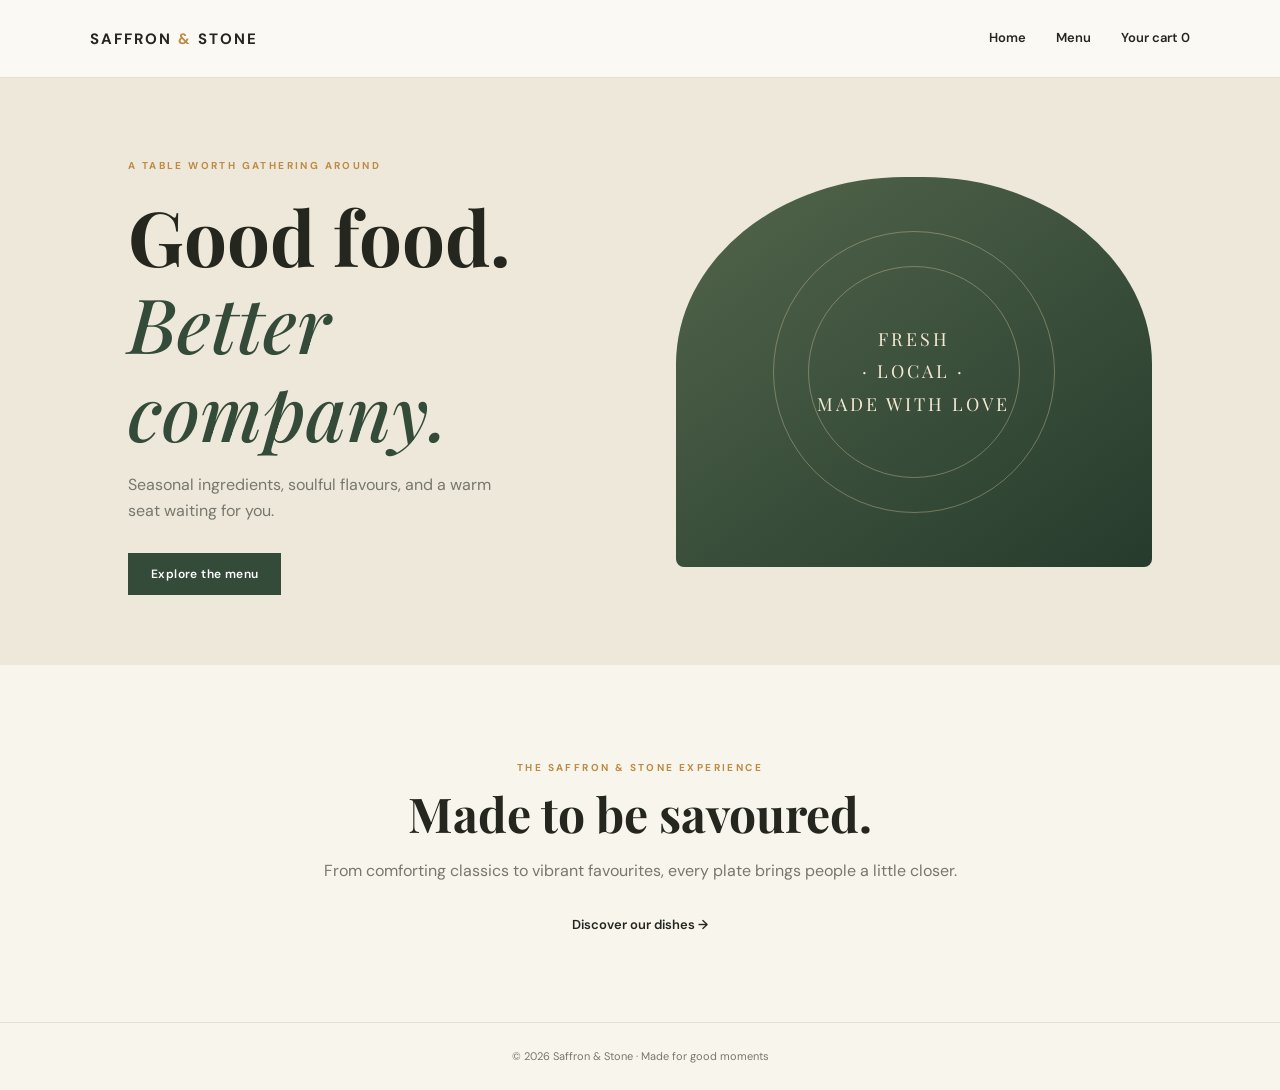
<file: index.html>
<!doctype html>
<html lang="en"><head><meta charset="utf-8"><meta name="viewport" content="width=device-width,initial-scale=1"><title>Saffron & Stone | Dine In</title><link rel="stylesheet" href="styles.css"></head>
<body><header class="site-header"><a class="brand" href="index.html">SAFFRON <span>&</span> STONE</a><nav><a href="index.html">Home</a><a href="menu.html">Menu</a><a href="cart.html">Your cart <span class="cart-count">0</span></a></nav></header>
<main><section class="hero"><div class="hero-copy"><p class="eyebrow">A TABLE WORTH GATHERING AROUND</p><h1>Good food.<br><em>Better company.</em></h1><p>Seasonal ingredients, soulful flavours, and a warm seat waiting for you.</p><a class="button" href="menu.html">Explore the menu</a></div><div class="hero-art"><div class="hero-stamp">FRESH<br>· LOCAL ·<br>MADE WITH LOVE</div></div></section>
<section class="intro"><p class="eyebrow">THE SAFFRON & STONE EXPERIENCE</p><h2>Made to be savoured.</h2><p>From comforting classics to vibrant favourites, every plate brings people a little closer.</p><a class="text-link" href="menu.html">Discover our dishes →</a></section></main><footer>© 2026 Saffron & Stone · Made for good moments</footer><script src="food-data.js"></script><script src="app.js"></script></body></html>
</file>
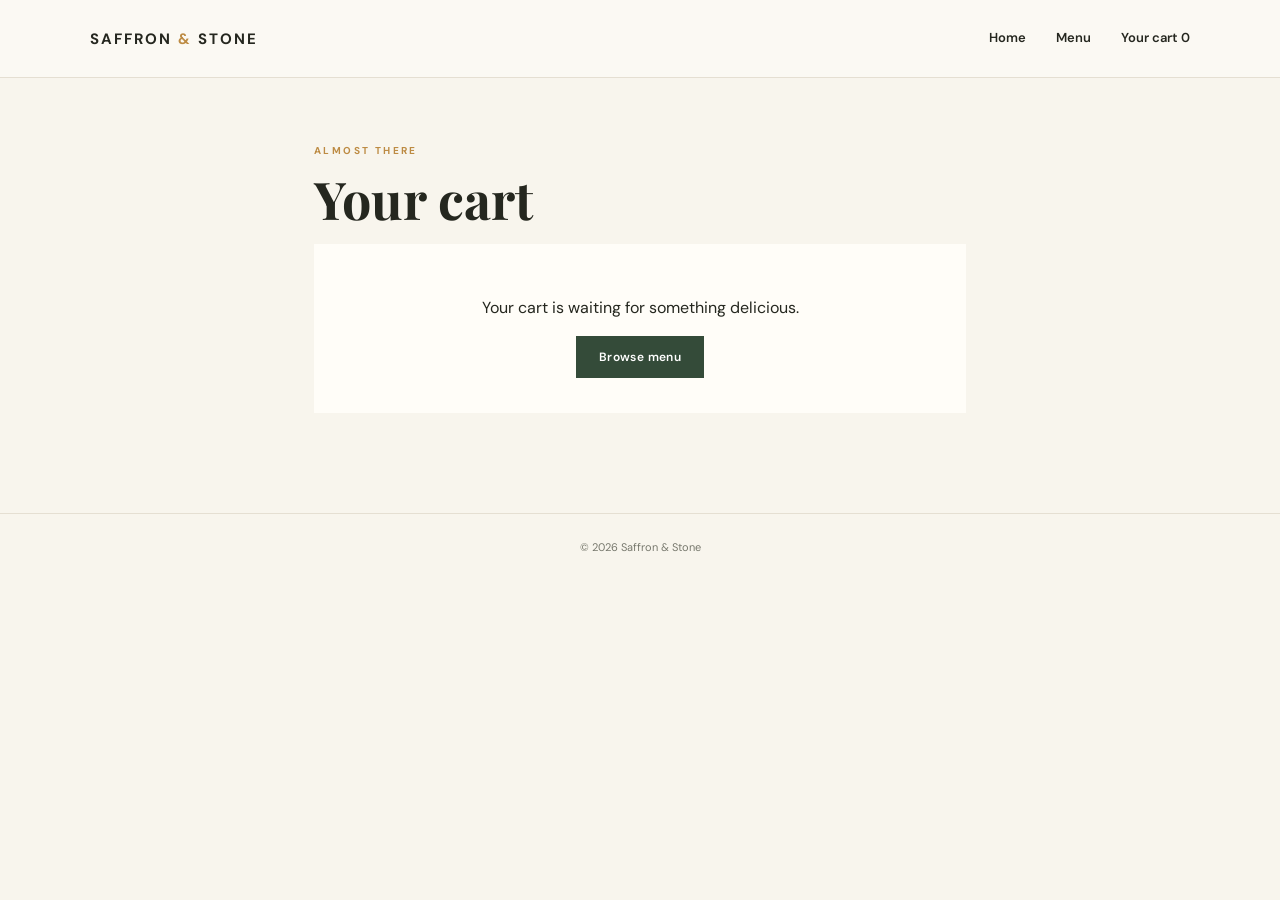
<file: cart.html>
<!doctype html><html lang="en"><head><meta charset="utf-8"><meta name="viewport" content="width=device-width,initial-scale=1"><title>Your Cart | Saffron & Stone</title><link rel="stylesheet" href="styles.css"></head><body><header class="site-header"><a class="brand" href="index.html">SAFFRON <span>&</span> STONE</a><nav><a href="index.html">Home</a><a href="menu.html">Menu</a><a href="cart.html">Your cart <span class="cart-count">0</span></a></nav></header><main class="page narrow"><p class="eyebrow">ALMOST THERE</p><h1>Your cart</h1><div id="cart-root"></div></main><footer>© 2026 Saffron & Stone</footer><script src="food-data.js"></script><script src="app.js"></script></body></html>
</file>
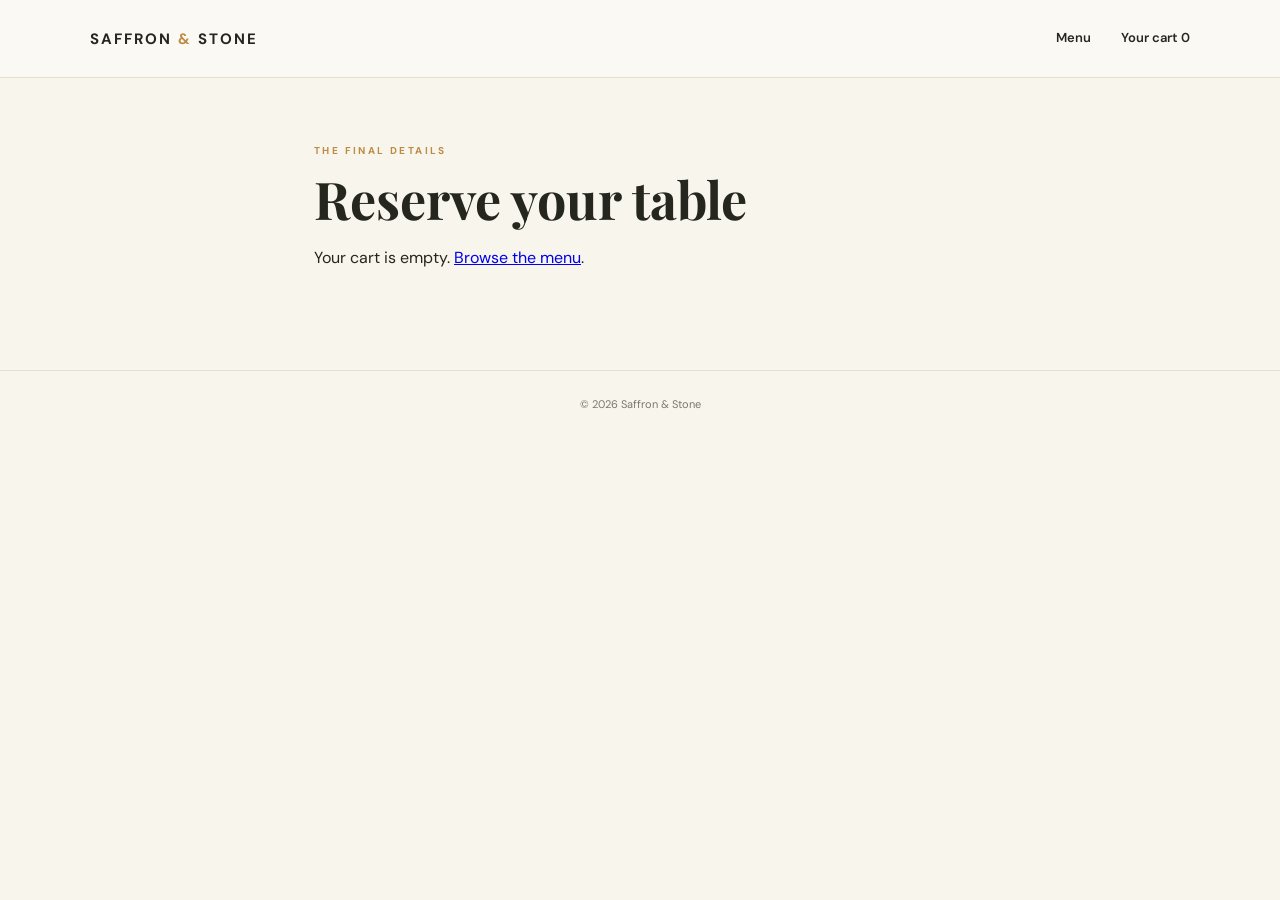
<file: checkout.html>
<!doctype html><html lang="en"><head><meta charset="utf-8"><meta name="viewport" content="width=device-width,initial-scale=1"><title>Checkout | Saffron & Stone</title><link rel="stylesheet" href="styles.css"></head><body><header class="site-header"><a class="brand" href="index.html">SAFFRON <span>&</span> STONE</a><nav><a href="menu.html">Menu</a><a href="cart.html">Your cart <span class="cart-count">0</span></a></nav></header><main class="page narrow"><p class="eyebrow">THE FINAL DETAILS</p><h1>Reserve your table</h1><div id="checkout-root"></div></main><footer>© 2026 Saffron & Stone</footer><script src="food-data.js"></script><script src="app.js"></script></body></html>
</file>
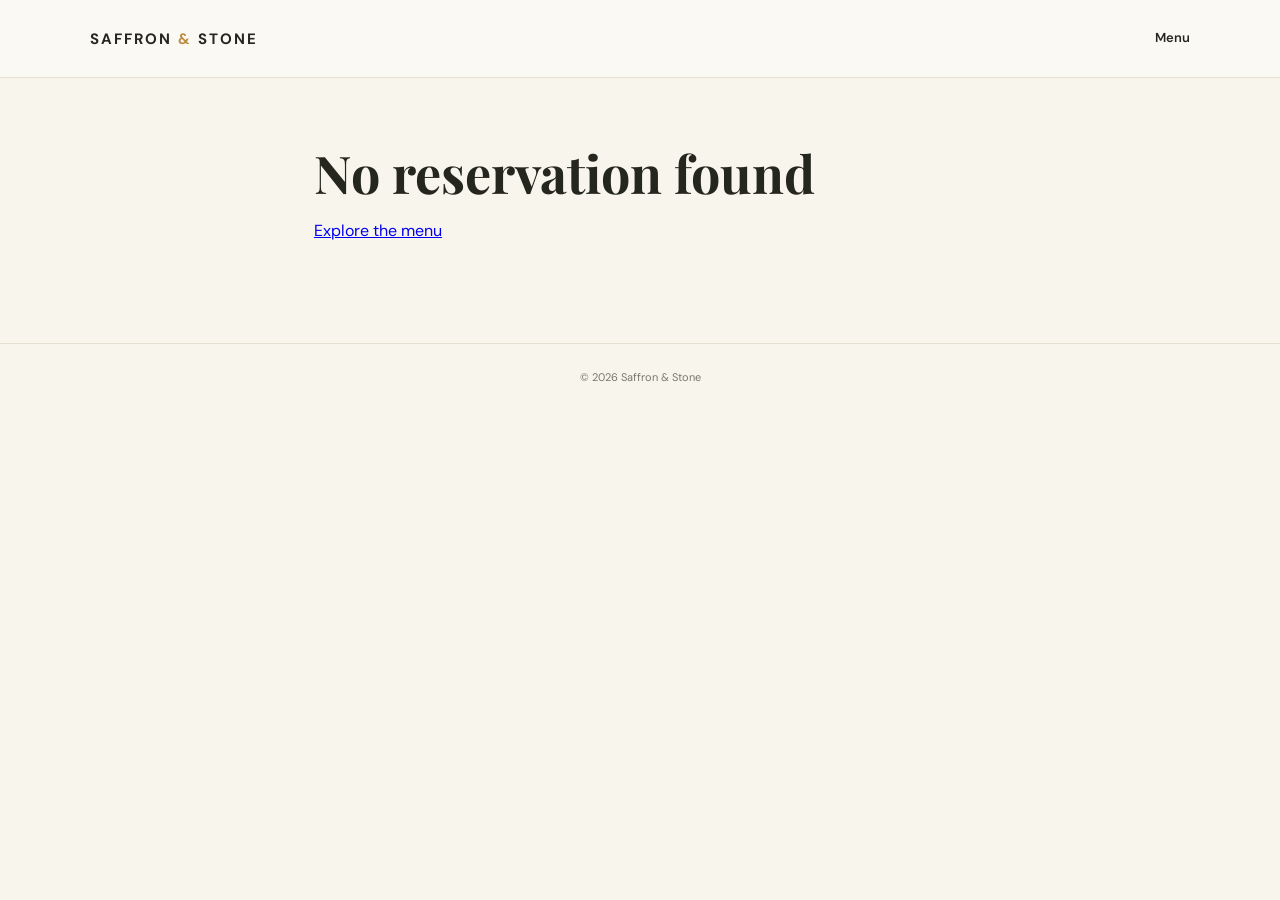
<file: confirmation.html>
<!doctype html><html lang="en"><head><meta charset="utf-8"><meta name="viewport" content="width=device-width,initial-scale=1"><title>Booking confirmed | Saffron & Stone</title><link rel="stylesheet" href="styles.css"></head><body><header class="site-header"><a class="brand" href="index.html">SAFFRON <span>&</span> STONE</a><nav><a href="menu.html">Menu</a></nav></header><main class="page narrow" id="confirmation-root"></main><footer>© 2026 Saffron & Stone</footer><script src="food-data.js"></script><script src="app.js"></script></body></html>
</file>
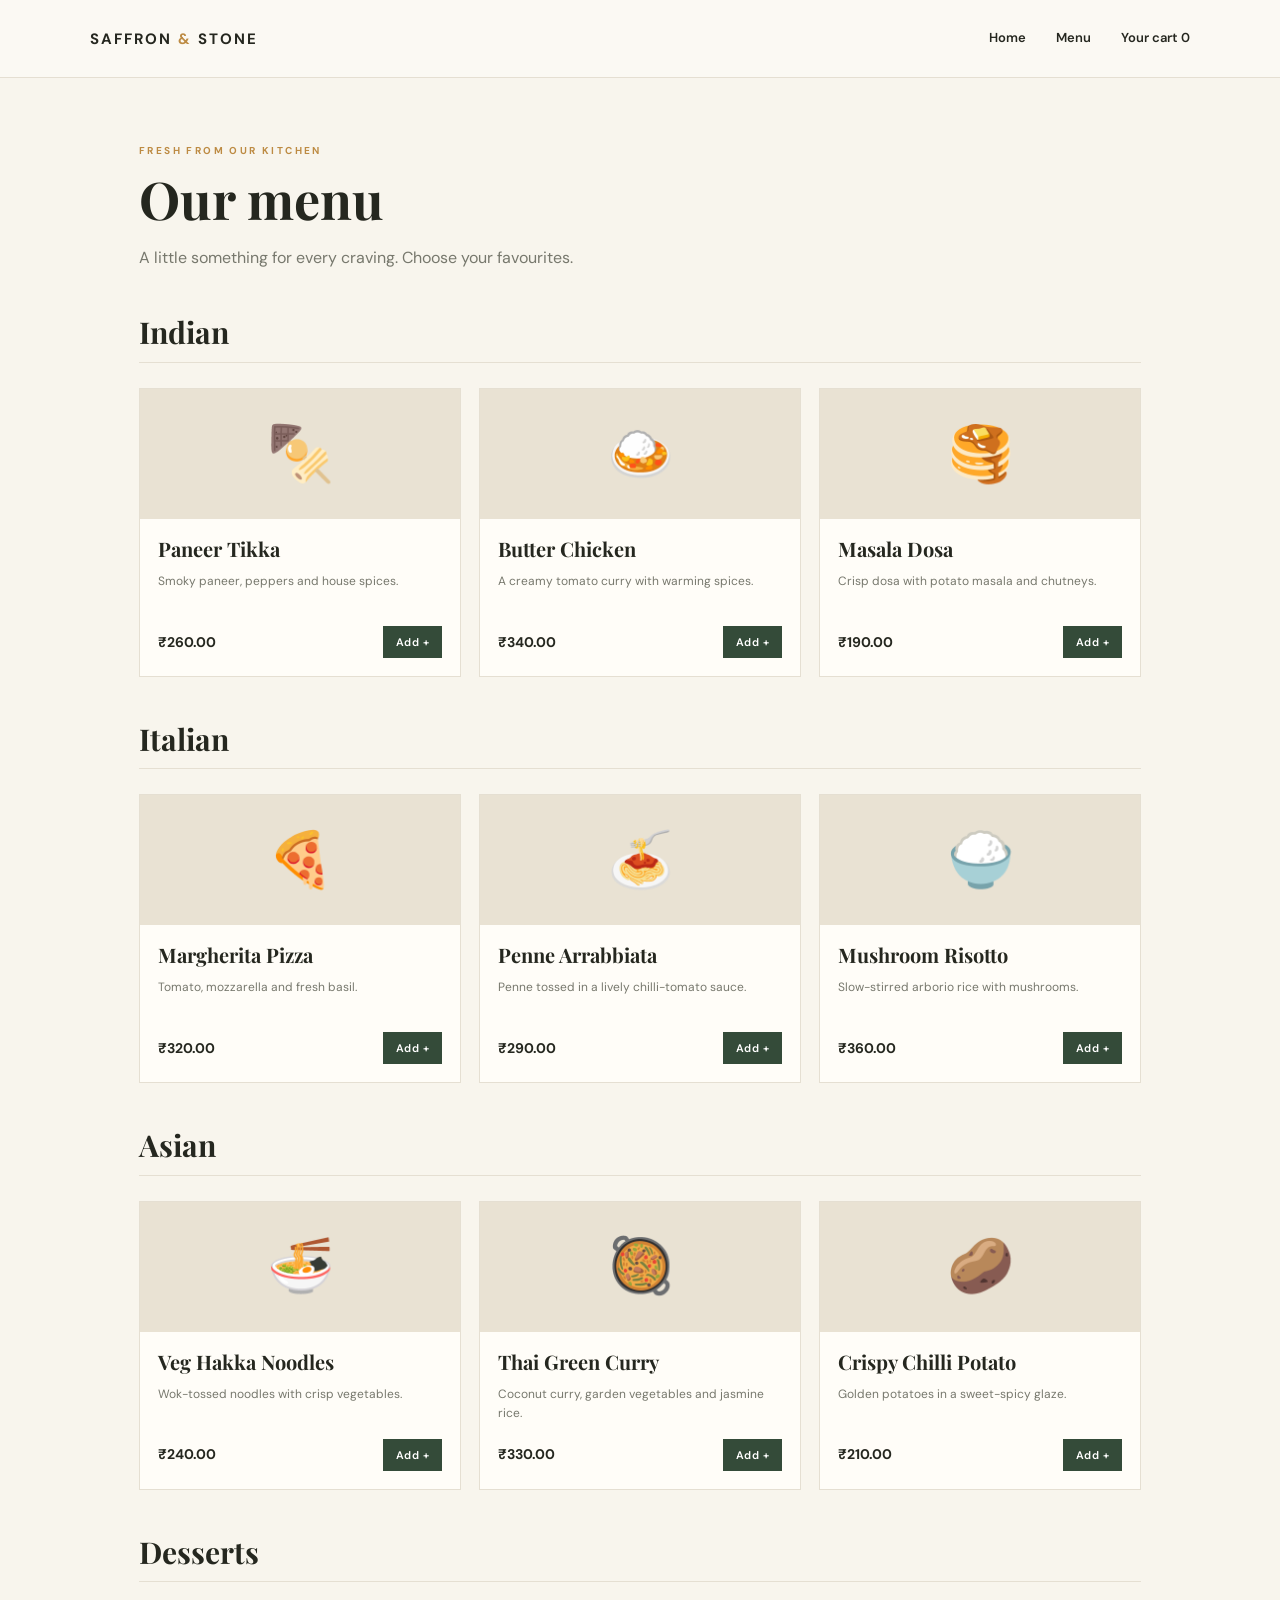
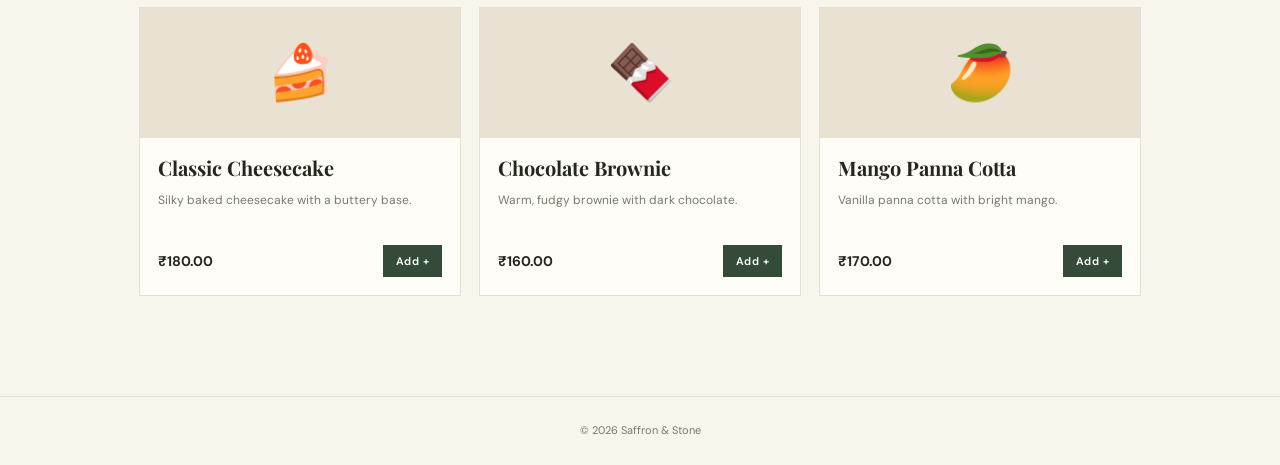
<file: menu.html>
<!doctype html><html lang="en"><head><meta charset="utf-8"><meta name="viewport" content="width=device-width,initial-scale=1"><title>Menu | Saffron & Stone</title><link rel="stylesheet" href="styles.css"></head><body><header class="site-header"><a class="brand" href="index.html">SAFFRON <span>&</span> STONE</a><nav><a href="index.html">Home</a><a href="menu.html">Menu</a><a href="cart.html">Your cart <span class="cart-count">0</span></a></nav></header><main class="page"><p class="eyebrow">FRESH FROM OUR KITCHEN</p><h1>Our menu</h1><p class="muted">A little something for every craving. Choose your favourites.</p><div id="menu-root"></div></main><footer>© 2026 Saffron & Stone</footer><script src="food-data.js"></script><script src="app.js"></script></body></html>
</file>
<file: styles.css>
@import url('https://fonts.googleapis.com/css2?family=DM+Sans:wght@400;500;600;700&family=Playfair+Display:wght@500;600;700&display=swap');
:root{--ink:#25271f;--muted:#77786d;--paper:#f8f5ed;--cream:#eee8da;--green:#344b39;--gold:#bd8b43;--line:#e5dfd2}*{box-sizing:border-box}body{margin:0;background:var(--paper);color:var(--ink);font-family:'DM Sans',sans-serif;line-height:1.6}.site-header{height:78px;padding:0 7%;display:flex;align-items:center;justify-content:space-between;border-bottom:1px solid var(--line);background:#fbf9f3}.brand{font-size:15px;font-weight:700;letter-spacing:2px;color:var(--ink);text-decoration:none}.brand span{color:var(--gold)}nav{display:flex;gap:30px}nav a,.text-link{color:var(--ink);text-decoration:none;font-size:13px;font-weight:600}nav a:hover,.text-link:hover{color:var(--gold)}.hero{min-height:570px;display:grid;grid-template-columns:1fr 1fr;padding:70px 10%;gap:7%;align-items:center;background:var(--cream)}.eyebrow{font-size:10px;letter-spacing:2.4px;font-weight:700;color:var(--gold)}h1,h2,h3{font-family:'Playfair Display',serif;line-height:1.15}h1{font-size:clamp(48px,6vw,76px);margin:18px 0}h1 em{color:var(--green);font-weight:500}.hero-copy>p:not(.eyebrow){max-width:390px;color:var(--muted);margin-bottom:30px}.hero-art{height:390px;background:linear-gradient(145deg,#52664c,#263b2c);border-radius:48% 48% 8px 8px;display:grid;place-items:center;position:relative;overflow:hidden}.hero-art:before,.hero-art:after{content:"";position:absolute;border:1px solid #d8c69d66;border-radius:50%;width:280px;height:280px}.hero-art:after{width:210px;height:210px}.hero-stamp{z-index:1;color:#f4e9d3;text-align:center;font-family:'Playfair Display';letter-spacing:3px;font-size:18px;line-height:1.8}.button,.small-button{display:inline-block;background:var(--green);color:white;border:0;text-decoration:none;padding:13px 23px;font:600 12px 'DM Sans';letter-spacing:.4px;cursor:pointer}.button:hover,.small-button:hover{background:#26382b}.intro{text-align:center;padding:85px 20px}.intro h2,.page h1{font-size:48px;margin:8px 0 15px}.intro>p:not(.eyebrow){color:var(--muted)}.text-link{display:inline-block;margin-top:16px}.page{max-width:1050px;margin:65px auto 100px;padding:0 24px}.page.narrow{max-width:700px}.page h1{font-size:52px}.muted{color:var(--muted)}.menu-section{margin:45px 0}.menu-section h2{font-size:30px;border-bottom:1px solid var(--line);padding-bottom:12px}.food-grid{display:grid;grid-template-columns:repeat(3,1fr);gap:18px}.food-card{background:#fffdf8;border:1px solid var(--line);display:flex;flex-direction:column}.food-emoji{height:130px;background:#e9e2d3;display:grid;place-items:center;font-size:54px}.food-info{padding:18px}.food-info h3{font-size:20px;margin:0 0 8px}.food-info p{font-size:12px;color:var(--muted);min-height:40px}.food-bottom{display:flex;align-items:center;justify-content:space-between;margin-top:14px}.food-bottom strong{font-size:14px}.small-button{padding:9px 13px;font-size:11px}.cart-list,.summary{background:#fffdf8;border:1px solid var(--line);padding:8px 22px}.cart-row,.summary p{display:flex;align-items:center;justify-content:space-between;gap:16px;border-bottom:1px solid var(--line);padding:15px 0}.cart-row h3{font-size:18px;margin:0}.cart-row p{font-size:12px;margin:3px 0}.qty{display:flex;align-items:center;gap:12px}.qty button{border:1px solid var(--line);background:white;width:28px;height:28px;cursor:pointer}.totals{margin:25px 0 20px}.totals p{display:flex;justify-content:space-between;color:var(--muted);font-size:13px}.totals .grand{border-top:1px solid var(--line);padding-top:15px;color:var(--ink);font-size:17px}.full{width:100%;text-align:center}.empty{padding:35px;background:#fffdf8;text-align:center}.booking-form{background:#fffdf8;border:1px solid var(--line);padding:28px}.booking-form label{display:block;font-size:12px;font-weight:600;margin-bottom:17px}.booking-form input,.booking-form select{display:block;width:100%;margin-top:7px;padding:12px;border:1px solid var(--line);background:#fff;font:14px 'DM Sans';color:var(--ink)}.form-row{display:grid;grid-template-columns:1fr 1fr;gap:15px}.fine-print{font-size:11px;color:var(--muted);text-align:center}.success-mark{width:58px;height:58px;border-radius:50%;background:var(--green);color:white;display:grid;place-items:center;font-size:28px}.summary{margin:25px 0}.summary p{margin:0}.summary p:last-child{border:0}footer{text-align:center;border-top:1px solid var(--line);padding:25px;color:var(--muted);font-size:11px}@media(max-width:700px){.site-header{padding:0 5%;height:68px}nav{gap:12px}nav a{font-size:11px}.hero{grid-template-columns:1fr;padding:55px 8%;gap:35px}.hero-art{height:260px}.food-grid{grid-template-columns:1fr 1fr}.page{margin-top:40px}.intro{padding:60px 20px}}@media(max-width:450px){.food-grid{grid-template-columns:1fr}.form-row{grid-template-columns:1fr}.cart-row{flex-wrap:wrap}.brand{font-size:12px;letter-spacing:1px}}
</file>
